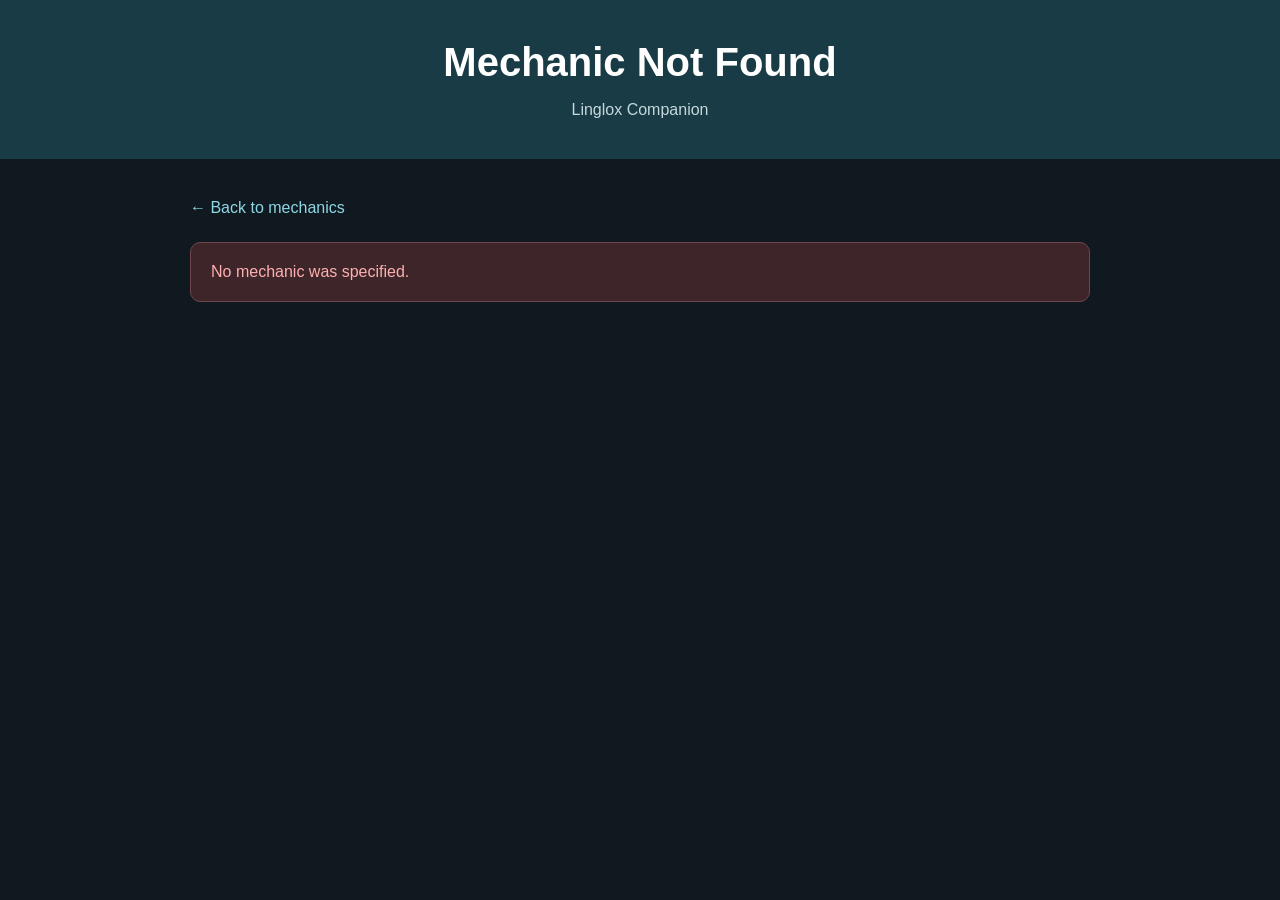
<file: mechanic-view.html>
<!DOCTYPE html>
<html lang="en">

<head>

    <meta charset="UTF-8">

    <meta
        name="viewport"
        content="width=device-width, initial-scale=1.0"
    >

    <title>Mechanic - Linglox Companion</title>

    <style>

        body {
            margin: 0;
            font-family: Arial, sans-serif;
            background: #101820;
            color: white;
        }

        header {
            padding: 40px 20px;
            background: #183b45;
            text-align: center;
        }

        header h1 {
            margin: 0;
            font-size: 40px;
        }

        header p {
            color: #c7d8dc;
            margin-bottom: 0;
        }

        main {
            max-width: 900px;
            margin: auto;
            padding: 40px 20px;
        }

        .back {
            display: inline-block;
            margin-bottom: 25px;
            color: #8ed8e5;
            text-decoration: none;
        }

        .back:hover {
            text-decoration: underline;
        }

        .hero {
            background: #17252b;
            border: 1px solid #29454d;
            border-radius: 12px;
            padding: 30px;
            margin-bottom: 25px;
        }

        .color-preview {
            width: 100%;
            height: 18px;
            border-radius: 9px;
            margin-bottom: 22px;
            border: 1px solid rgba(
                255,
                255,
                255,
                0.2
            );
            box-sizing: border-box;
        }

        .hero h1 {
            margin: 0 0 10px 0;
            font-size: 34px;
        }

        .theme {
            color: #8ed8e5;
            font-size: 16px;
        }

        .type {
            display: inline-block;
            margin-top: 12px;
            padding: 6px 10px;
            border-radius: 6px;
            background: #29454d;
            color: #c7d8dc;
            font-size: 13px;
        }

        .section {
            background: #17252b;
            border: 1px solid #29454d;
            border-radius: 12px;
            padding: 25px;
            margin-bottom: 18px;
        }

        .section h2 {
            margin-top: 0;
            color: #8ed8e5;
        }

        .section p {
            color: #d0dde0;
            line-height: 1.7;
            margin-bottom: 0;
        }

        .section + .section {
            margin-top: 0;
        }

        .variant {
            background: #1b3037;
            border: 1px solid #29454d;
            border-radius: 10px;
            padding: 20px;
            margin-top: 15px;
        }

        .variant:first-child {
            margin-top: 0;
        }

        .variant h3 {
            margin-top: 0;
            margin-bottom: 12px;
            font-size: 21px;
        }

        .variant-color {
            width: 100%;
            height: 12px;
            border-radius: 6px;
            margin-bottom: 15px;
            border: 1px solid rgba(
                255,
                255,
                255,
                0.15
            );
            box-sizing: border-box;
        }

        .variant-section {
            margin-top: 18px;
        }

        .variant-section:first-of-type {
            margin-top: 0;
        }

        .variant-section h4 {
            color: #8ed8e5;
            margin: 0 0 6px 0;
            font-size: 15px;
        }

        .variant-section p {
            margin: 0;
        }

        .error {
            background: #3d2529;
            border: 1px solid #70454b;
            border-radius: 10px;
            padding: 20px;
            color: #ffb0b0;
        }

        .description {
            white-space: pre-line;
        }

        .notes {
            color: #9fb5ba !important;
            font-size: 14px;
        }

        @media (max-width: 600px) {

            header {
                padding: 30px 15px;
            }

            header h1 {
                font-size: 32px;
            }

            main {
                padding: 30px 15px;
            }

            .hero {
                padding: 20px;
            }

            .hero h1 {
                font-size: 28px;
            }

            .section {
                padding: 20px;
            }

            .variant {
                padding: 17px;
            }

        }

    </style>

</head>


<body>


<header>

    <h1 id="title">
        Loading...
    </h1>

    <p>
        Linglox Companion
    </p>

</header>


<main>


    <a
        class="back"
        href="mechanics.html"
    >
        ← Back to mechanics
    </a>


    <div id="content">

        <div class="section">
            Loading mechanic...
        </div>

    </div>


</main>


<script src="js/mechanics.js"></script>


<script>

    const title =
        document.getElementById(
            "title"
        );


    const content =
        document.getElementById(
            "content"
        );


    const params =
        new URLSearchParams(
            window.location.search
        );


    const name =
        params.get("name");


    function escapeHTML(
        value
    ) {

        if (
            value === null ||
            value === undefined
        ) {

            return "";

        }


        return String(value)

            .replace(
                /&/g,
                "&amp;"
            )

            .replace(
                /</g,
                "&lt;"
            )

            .replace(
                />/g,
                "&gt;"
            )

            .replace(
                /"/g,
                "&quot;"
            )

            .replace(
                /'/g,
                "&#039;"
            );

    }


    function displayValue(
        value
    ) {

        if (
            value === null ||
            value === undefined ||
            value === ""
        ) {

            return "N/A";

        }


        return escapeHTML(
            value
        );

    }


    function createHeightSection(
        titleText,
        value
    ) {

        return `

            <div class="section">

                <h2>
                    ${titleText}
                </h2>

                <p>
                    ${displayValue(
                        value
                    )}
                </p>

            </div>

        `;

    }


    function createVariant(
        variant
    ) {

        return `

            <div class="variant">

                ${
                    variant.color
                        ? `

                            <div
                                class="variant-color"
                                style="
                                    background:${escapeHTML(
                                        variant.color
                                    )};
                                "
                            ></div>

                        `
                        : ""
                }


                <h3>
                    ${escapeHTML(
                        variant.name
                    )}
                </h3>


                ${createVariantHeight(
                    "High",
                    variant.high
                )}


                ${createVariantHeight(
                    "Middle",
                    variant.middle
                )}


                ${createVariantHeight(
                    "Low",
                    variant.low
                )}


                ${
                    variant.checker
                        ? createVariantHeight(
                            "Checker",
                            variant.checker
                        )
                        : ""
                }

            </div>

        `;

    }


    function createVariantHeight(
        titleText,
        value
    ) {

        return `

            <div class="variant-section">

                <h4>
                    ${titleText}
                </h4>

                <p>
                    ${displayValue(
                        value
                    )}
                </p>

            </div>

        `;

    }


    function findEntry(
        requestedName
    ) {

        const colorMatch =
            typeof mechanics !== "undefined"
                ? mechanics.find(
                    item =>
                        item.name ===
                        requestedName
                )
                : null;


        if (colorMatch) {

            return {
                entry: colorMatch,
                type: "color"
            };

        }


        const materialMatch =
            typeof materials !== "undefined"
                ? materials.find(
                    item =>
                        item.name ===
                        requestedName
                )
                : null;


        if (materialMatch) {

            return {
                entry: materialMatch,
                type: "material"
            };

        }


        /*
         * Also allow URLs to point directly
         * at a material variant.
         *
         * Example:
         * mechanic-view.html?name=Fabric
         *
         * will show Fabric itself, while
         * ?name=Dark%20Taupe%20Fabric
         * will show that specific variant.
         */

        if (
            typeof materials !== "undefined"
        ) {

            for (
                const material of materials
            ) {

                if (
                    !Array.isArray(
                        material.variants
                    )
                ) {

                    continue;

                }


                const variant =
                    material.variants.find(
                        item =>
                            item.name ===
                            requestedName
                    );


                if (variant) {

                    return {
                        entry: variant,
                        type: "variant",
                        parent: material
                    };

                }

            }

        }


        return null;

    }


    if (!name) {

        title.textContent =
            "Mechanic Not Found";


        content.innerHTML = `

            <div class="error">

                No mechanic was specified.

            </div>

        `;

    } else {

        const result =
            findEntry(
                name
            );


        if (!result) {

            title.textContent =
                "Mechanic Not Found";


            content.innerHTML = `

                <div class="error">

                    Could not find the mechanic:

                    <br><br>

                    <strong>
                        ${escapeHTML(
                            name
                        )}
                    </strong>

                </div>

            `;

        } else {

            const mechanic =
                result.entry;


            title.textContent =
                mechanic.name;


            let html = "";


            /*
             * COLOR MECHANIC
             */

            if (
                result.type === "color"
            ) {

                html = `

                    <div class="hero">

                        ${
                            mechanic.color
                                ? `

                                    <div
                                        class="color-preview"
                                        style="
                                            background:${escapeHTML(
                                                mechanic.color
                                            )};
                                        "
                                    ></div>

                                `
                                : ""
                        }


                        <h1>
                            ${escapeHTML(
                                mechanic.name
                            )}
                        </h1>


                        ${
                            mechanic.theme
                                ? `

                                    <div class="theme">

                                        Theme:
                                        ${escapeHTML(
                                            mechanic.theme
                                        )}

                                    </div>

                                `
                                : ""
                        }


                        <div class="type">
                            Color Mechanic
                        </div>

                    </div>


                    ${createHeightSection(
                        "High",
                        mechanic.high
                    )}


                    ${createHeightSection(
                        "Middle",
                        mechanic.middle
                    )}


                    ${createHeightSection(
                        "Low",
                        mechanic.low
                    )}


                    ${createHeightSection(
                        "Checker",
                        mechanic.checker
                    )}

                `;

            }


            /*
             * MATERIAL WITH VARIANTS
             */

            else if (
                result.type === "material" &&
                Array.isArray(
                    mechanic.variants
                )
            ) {

                html = `

                    <div class="hero">

                        <h1>
                            ${escapeHTML(
                                mechanic.name
                            )}
                        </h1>


                        <div class="type">
                            Material
                        </div>

                    </div>


                    ${
                        mechanic.description
                            ? `

                                <div class="section">

                                    <h2>
                                        Description
                                    </h2>

                                    <p class="description">

                                        ${escapeHTML(
                                            mechanic.description
                                        )}

                                    </p>

                                </div>

                            `
                            : ""
                    }


                    <div class="section">

                        <h2>
                            Variants
                        </h2>


                        ${mechanic.variants
                            .map(
                                variant =>
                                    createVariant(
                                        variant
                                    )
                            )
                            .join("")}

                    </div>

                `;

            }


            /*
             * NORMAL MATERIAL
             */

            else if (
                result.type === "material"
            ) {

                html = `

                    <div class="hero">

                        ${
                            mechanic.color
                                ? `

                                    <div
                                        class="color-preview"
                                        style="
                                            background:${escapeHTML(
                                                mechanic.color
                                            )};
                                        "
                                    ></div>

                                `
                                : ""
                        }


                        <h1>
                            ${escapeHTML(
                                mechanic.name
                            )}
                        </h1>


                        ${
                            mechanic.theme
                                ? `

                                    <div class="theme">

                                        Theme:
                                        ${escapeHTML(
                                            mechanic.theme
                                        )}

                                    </div>

                                `
                                : ""
                        }


                        <div class="type">
                            Material
                        </div>

                    </div>


                    ${
                        mechanic.description
                            ? `

                                <div class="section">

                                    <h2>
                                        Description
                                    </h2>

                                    <p class="description">

                                        ${escapeHTML(
                                            mechanic.description
                                        )}

                                    </p>

                                </div>

                            `
                            : ""
                    }


                    ${
                        mechanic.theme
                            ? `

                                <div class="section">

                                    <h2>
                                        Theme
                                    </h2>

                                    <p>
                                        ${escapeHTML(
                                            mechanic.theme
                                        )}
                                    </p>

                                </div>

                            `
                            : ""
                    }


                    ${
                        mechanic.high !== undefined
                            ? createHeightSection(
                                "High",
                                mechanic.high
                            )
                            : ""
                    }


                    ${
                        mechanic.middle !== undefined
                            ? createHeightSection(
                                "Middle",
                                mechanic.middle
                            )
                            : ""
                    }


                    ${
                        mechanic.low !== undefined
                            ? createHeightSection(
                                "Low",
                                mechanic.low
                            )
                            : ""
                    }


                    ${
                        mechanic.checker !== undefined
                            ? createHeightSection(
                                "Checker",
                                mechanic.checker
                            )
                            : ""
                    }


                    ${
                        mechanic.notes
                            ? `

                                <div class="section">

                                    <h2>
                                        Notes
                                    </h2>

                                    <p class="notes">

                                        ${escapeHTML(
                                            mechanic.notes
                                        )}

                                    </p>

                                </div>

                            `
                            : ""
                    }

                `;

            }


            /*
             * INDIVIDUAL MATERIAL VARIANT
             */

            else if (
                result.type === "variant"
            ) {

                html = `

                    <div class="hero">

                        ${
                            mechanic.color
                                ? `

                                    <div
                                        class="color-preview"
                                        style="
                                            background:${escapeHTML(
                                                mechanic.color
                                            )};
                                        "
                                    ></div>

                                `
                                : ""
                        }


                        <h1>
                            ${escapeHTML(
                                mechanic.name
                            )}
                        </h1>


                        <div class="theme">

                            Variant of
                            ${escapeHTML(
                                result.parent.name
                            )}

                        </div>


                        <div class="type">
                            Material Variant
                        </div>

                    </div>


                    ${createHeightSection(
                        "High",
                        mechanic.high
                    )}


                    ${createHeightSection(
                        "Middle",
                        mechanic.middle
                    )}


                    ${createHeightSection(
                        "Low",
                        mechanic.low
                    )}


                    ${
                        mechanic.checker !== undefined
                            ? createHeightSection(
                                "Checker",
                                mechanic.checker
                            )
                            : ""
                    }

                `;

            }


            content.innerHTML =
                html;

        }

    }

</script>


</body>

</html>
</file>
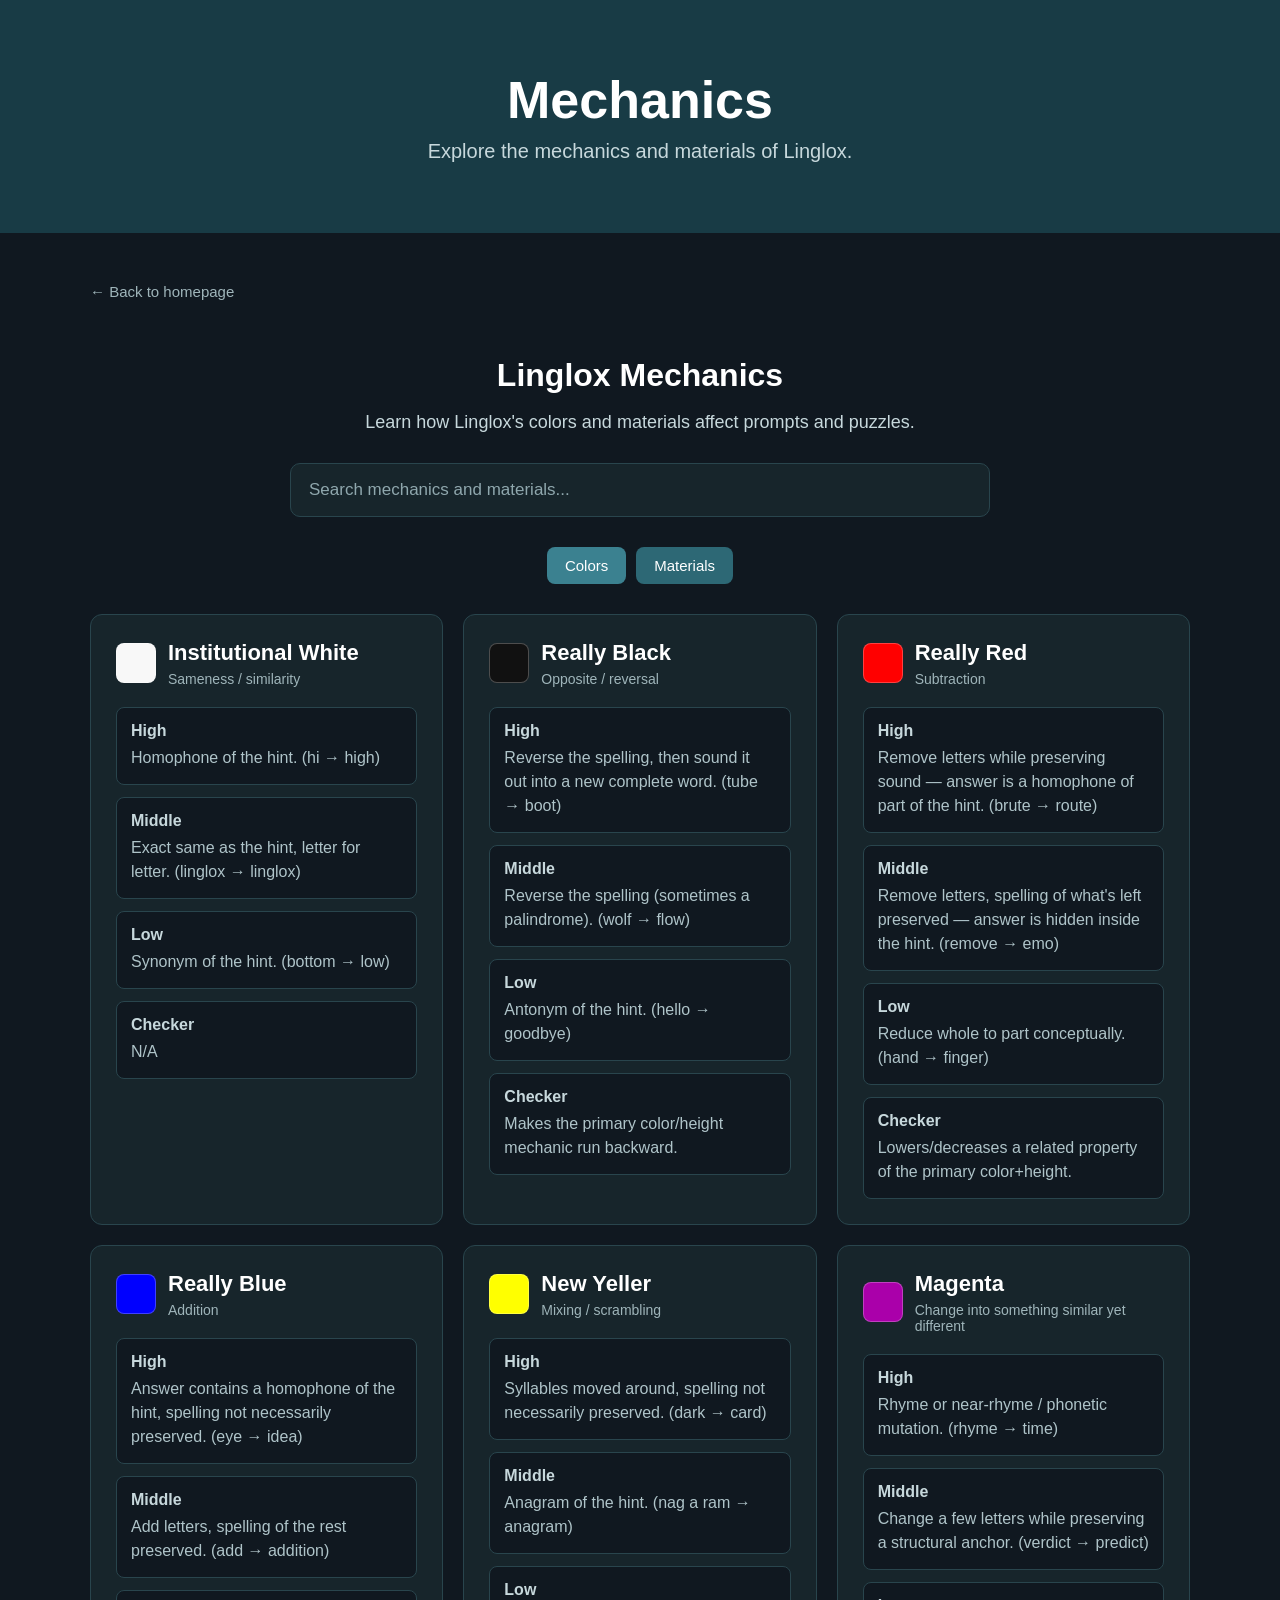
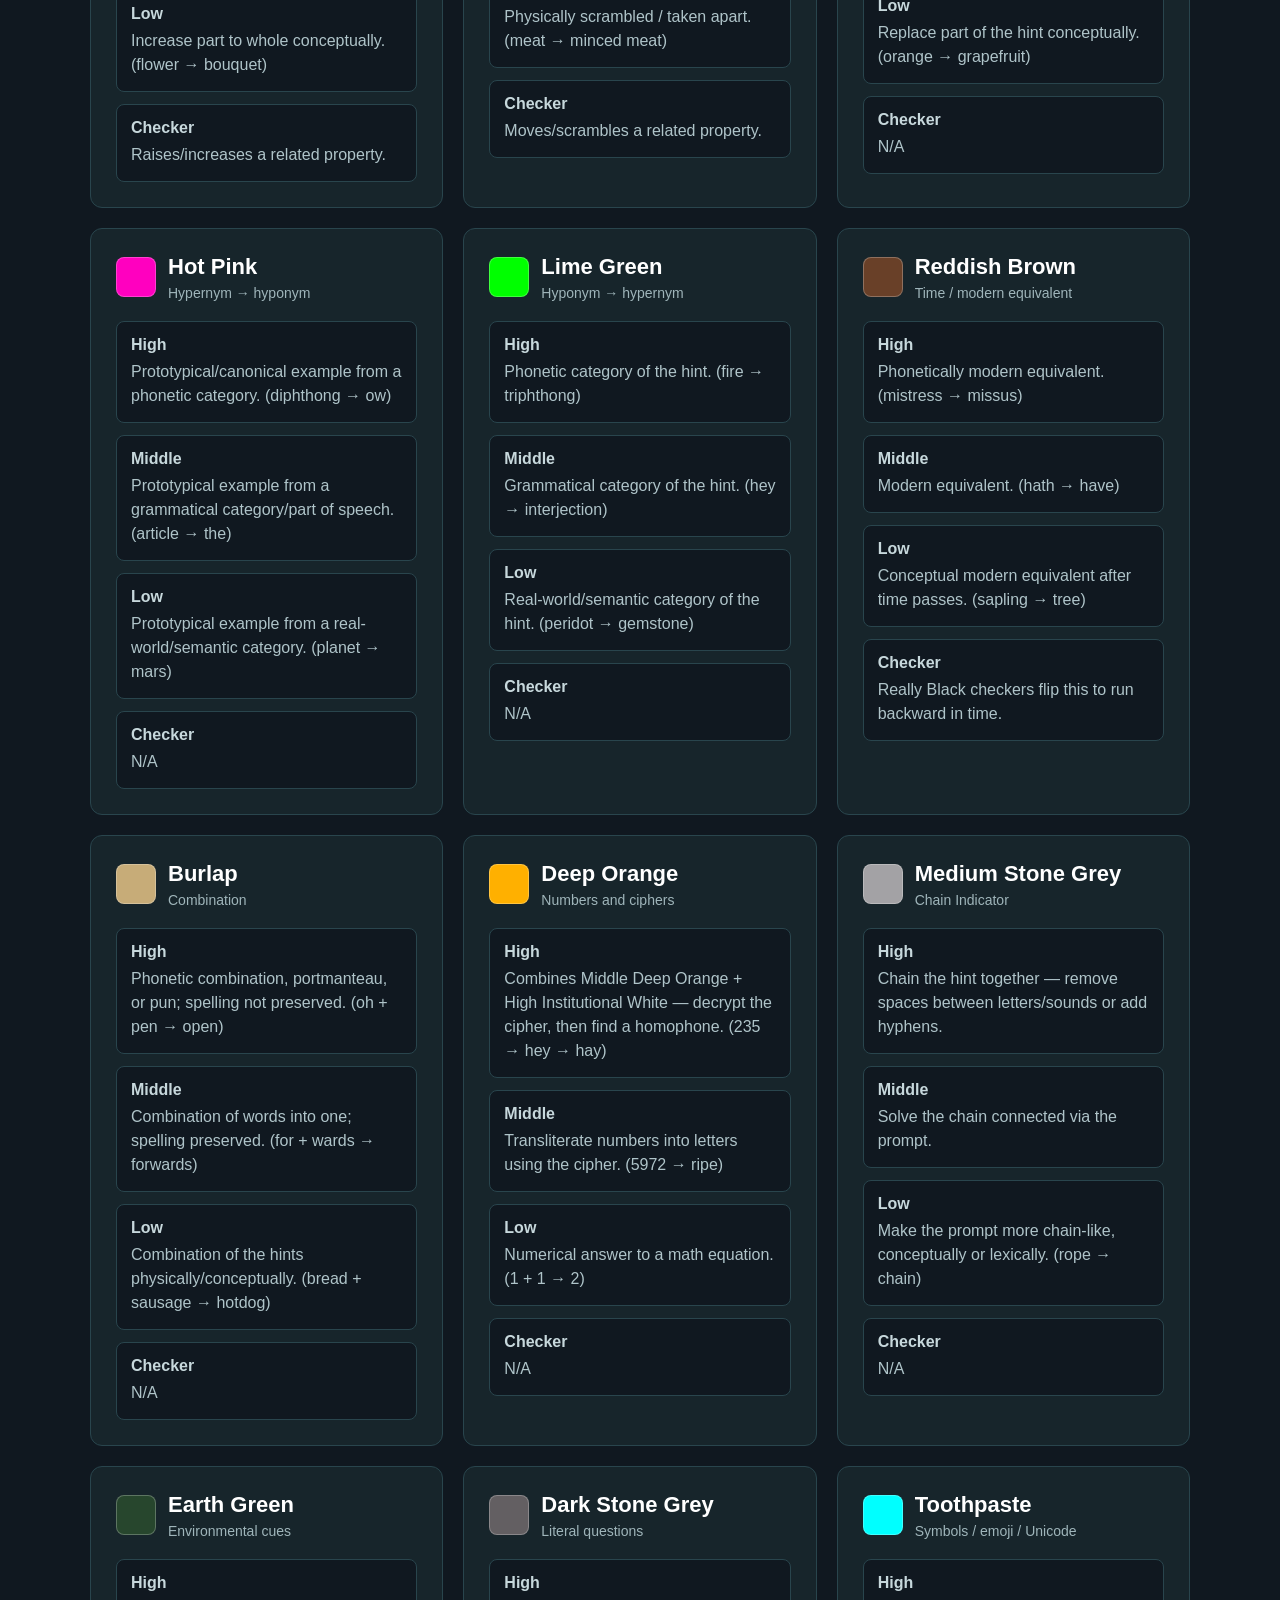
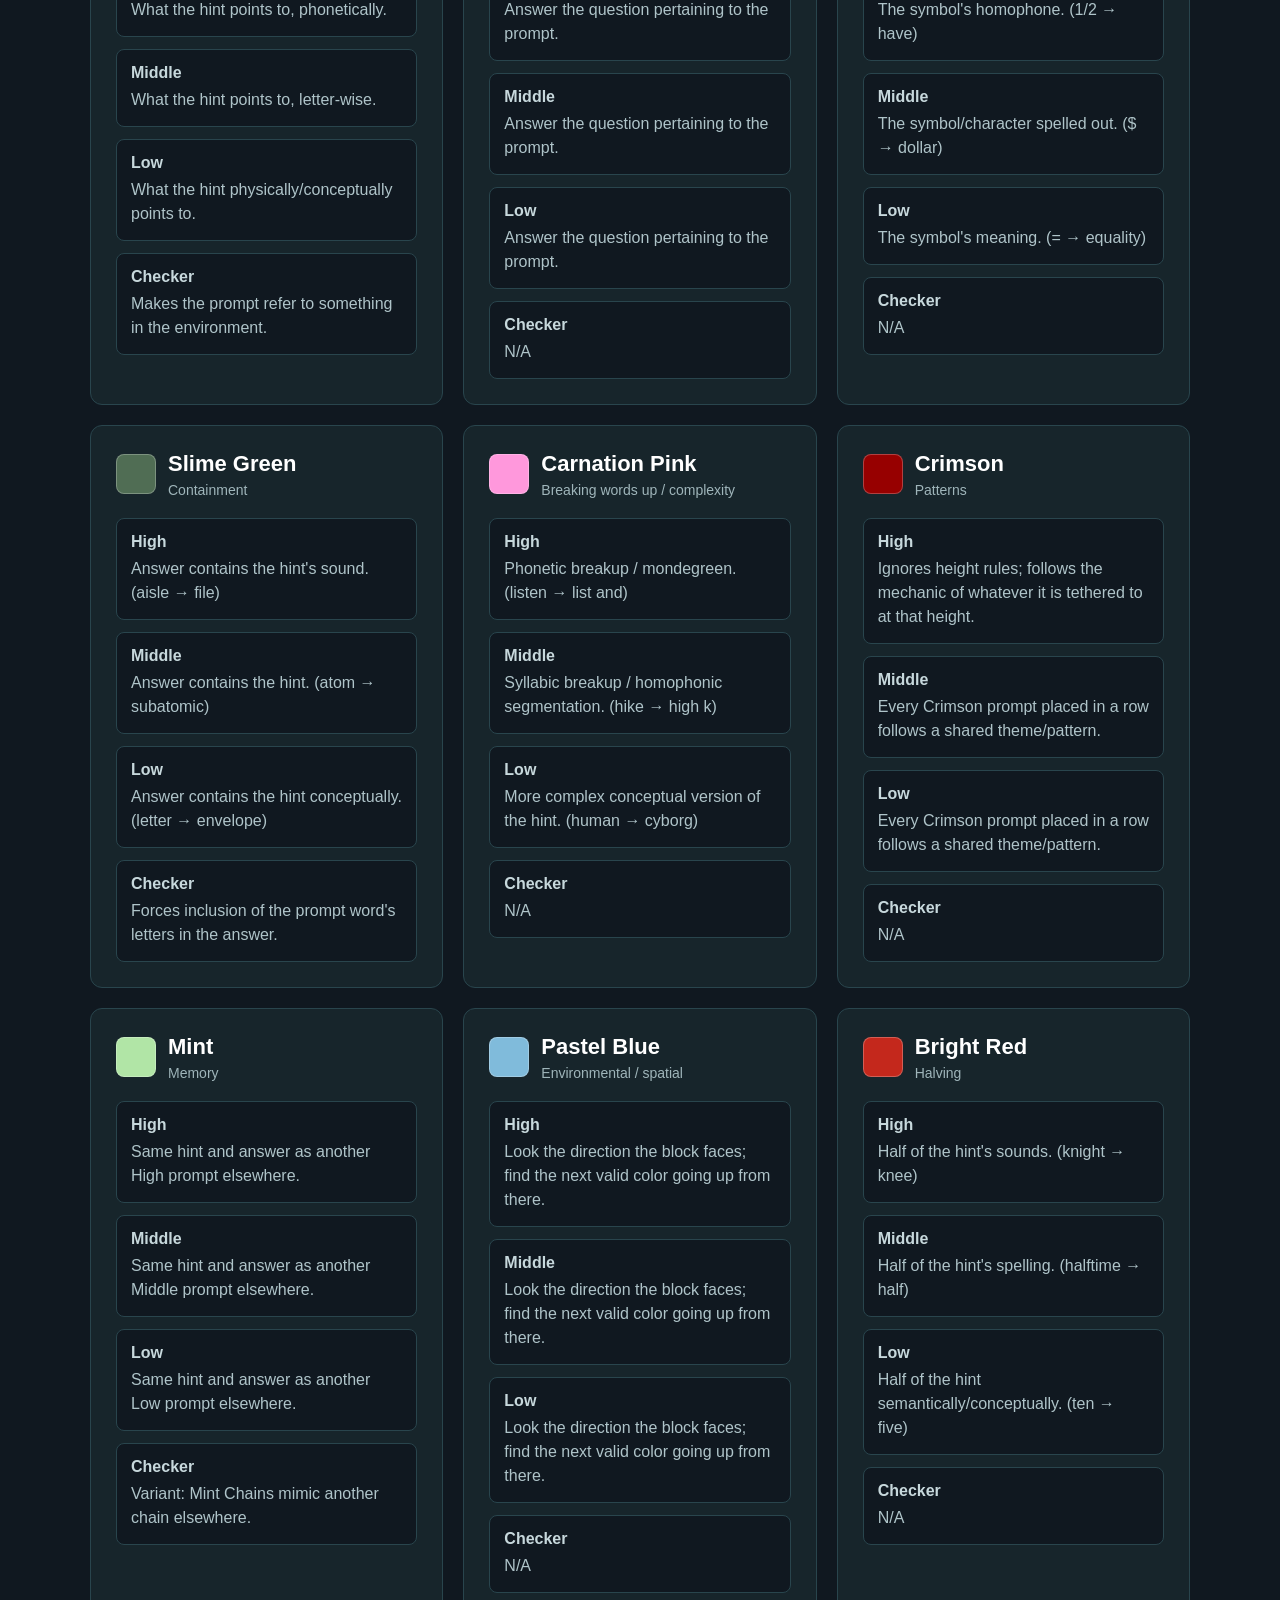
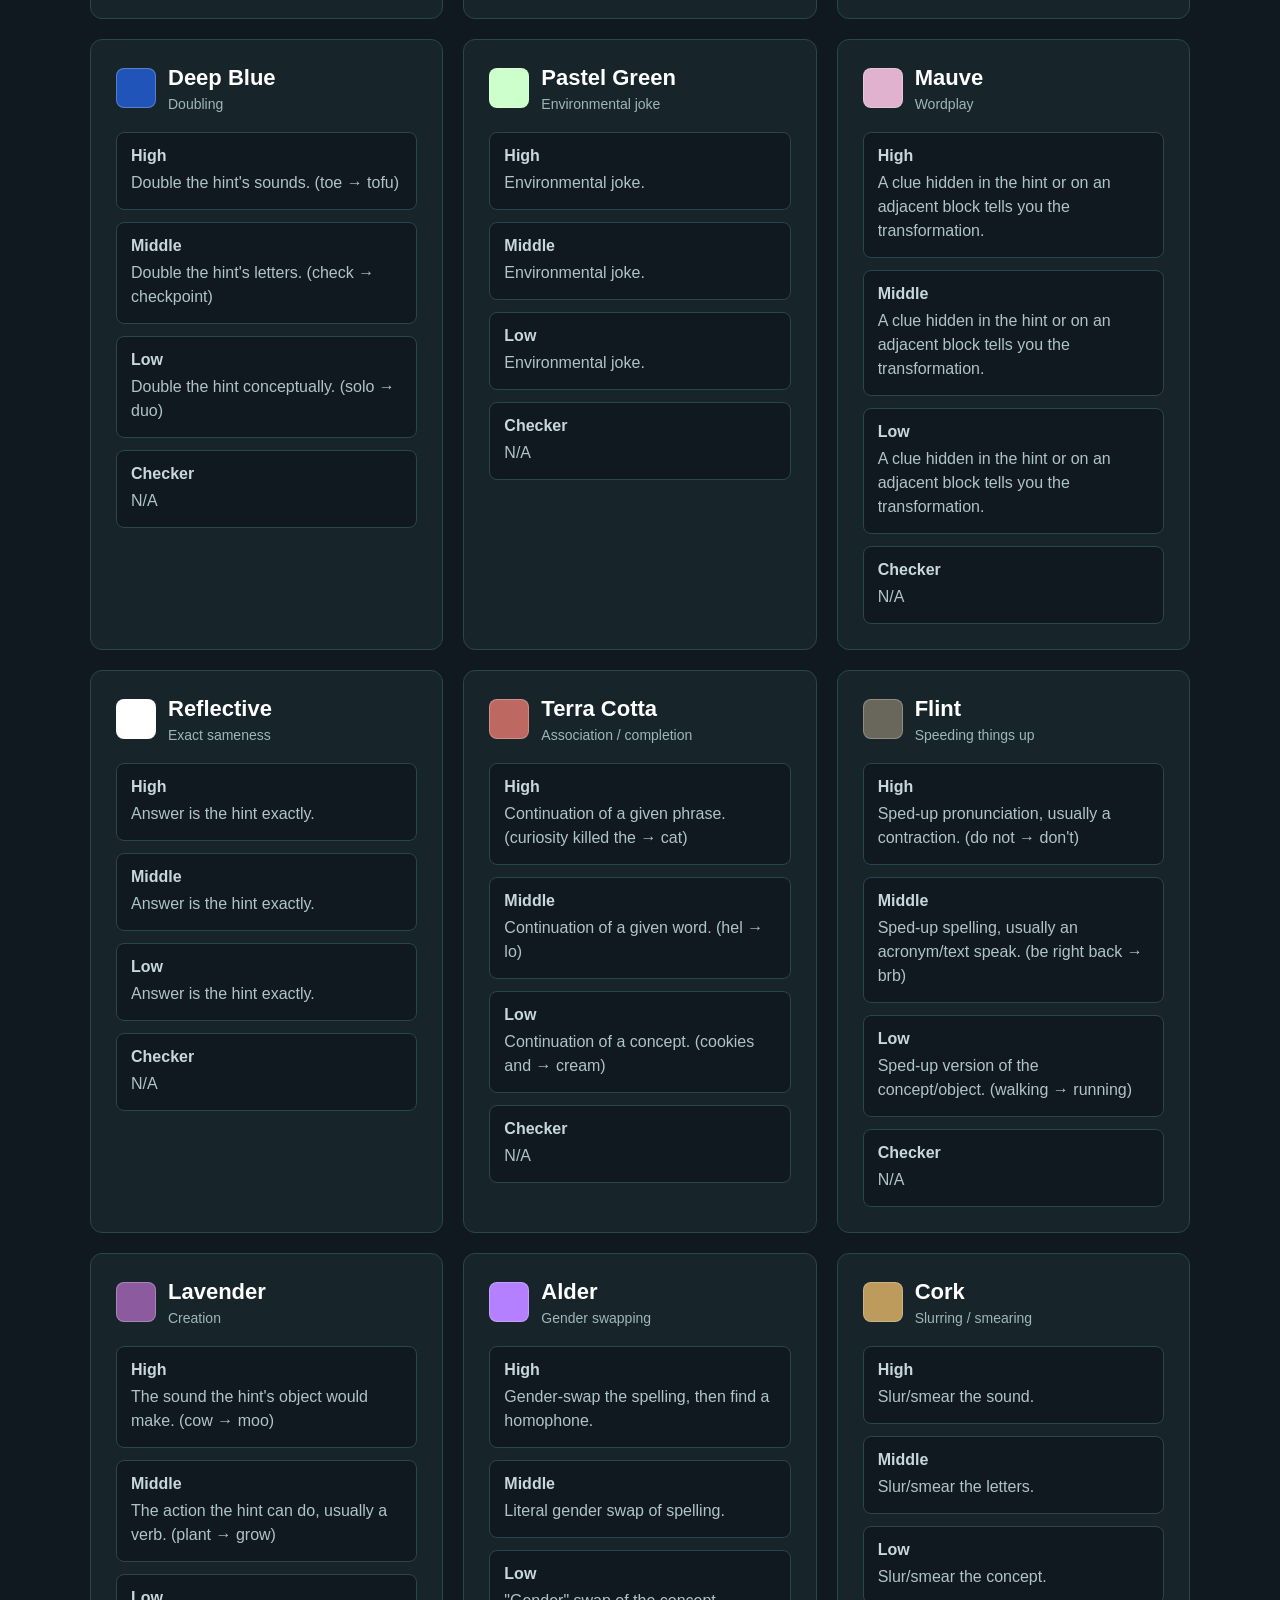
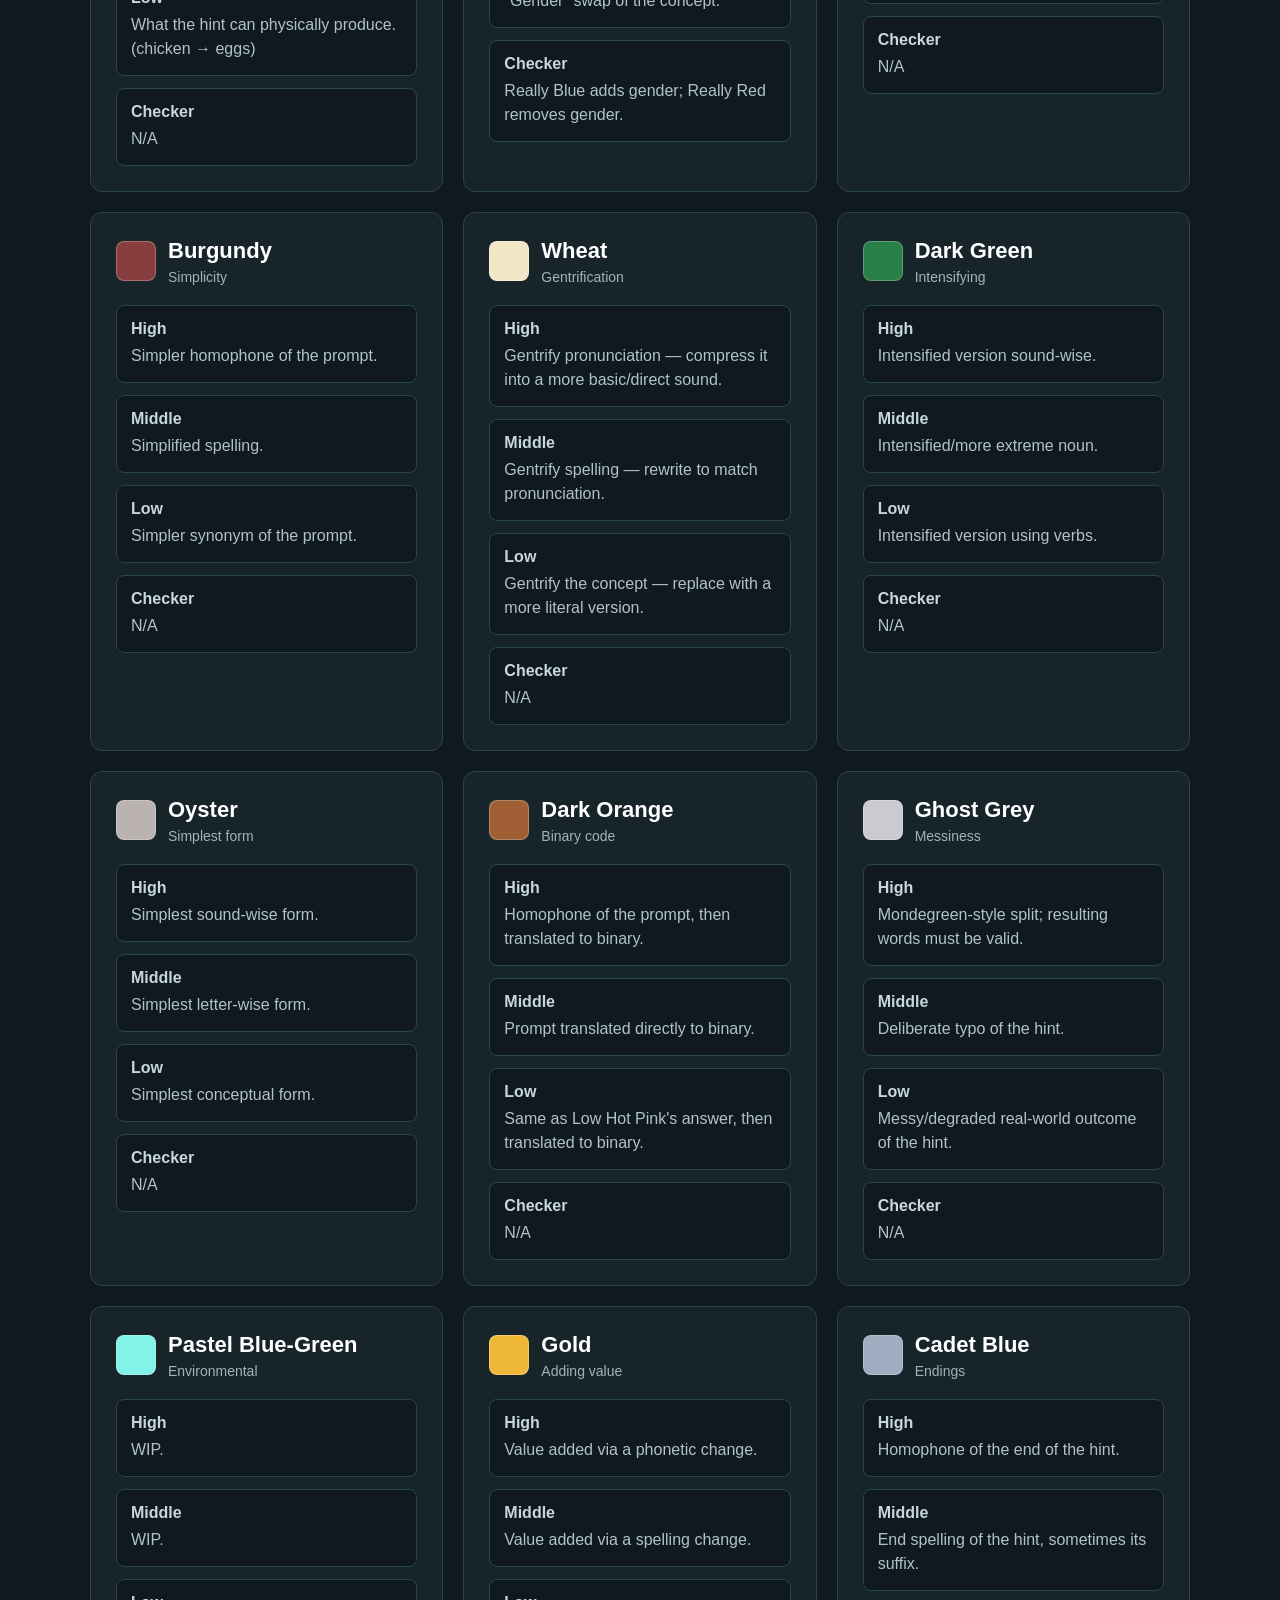
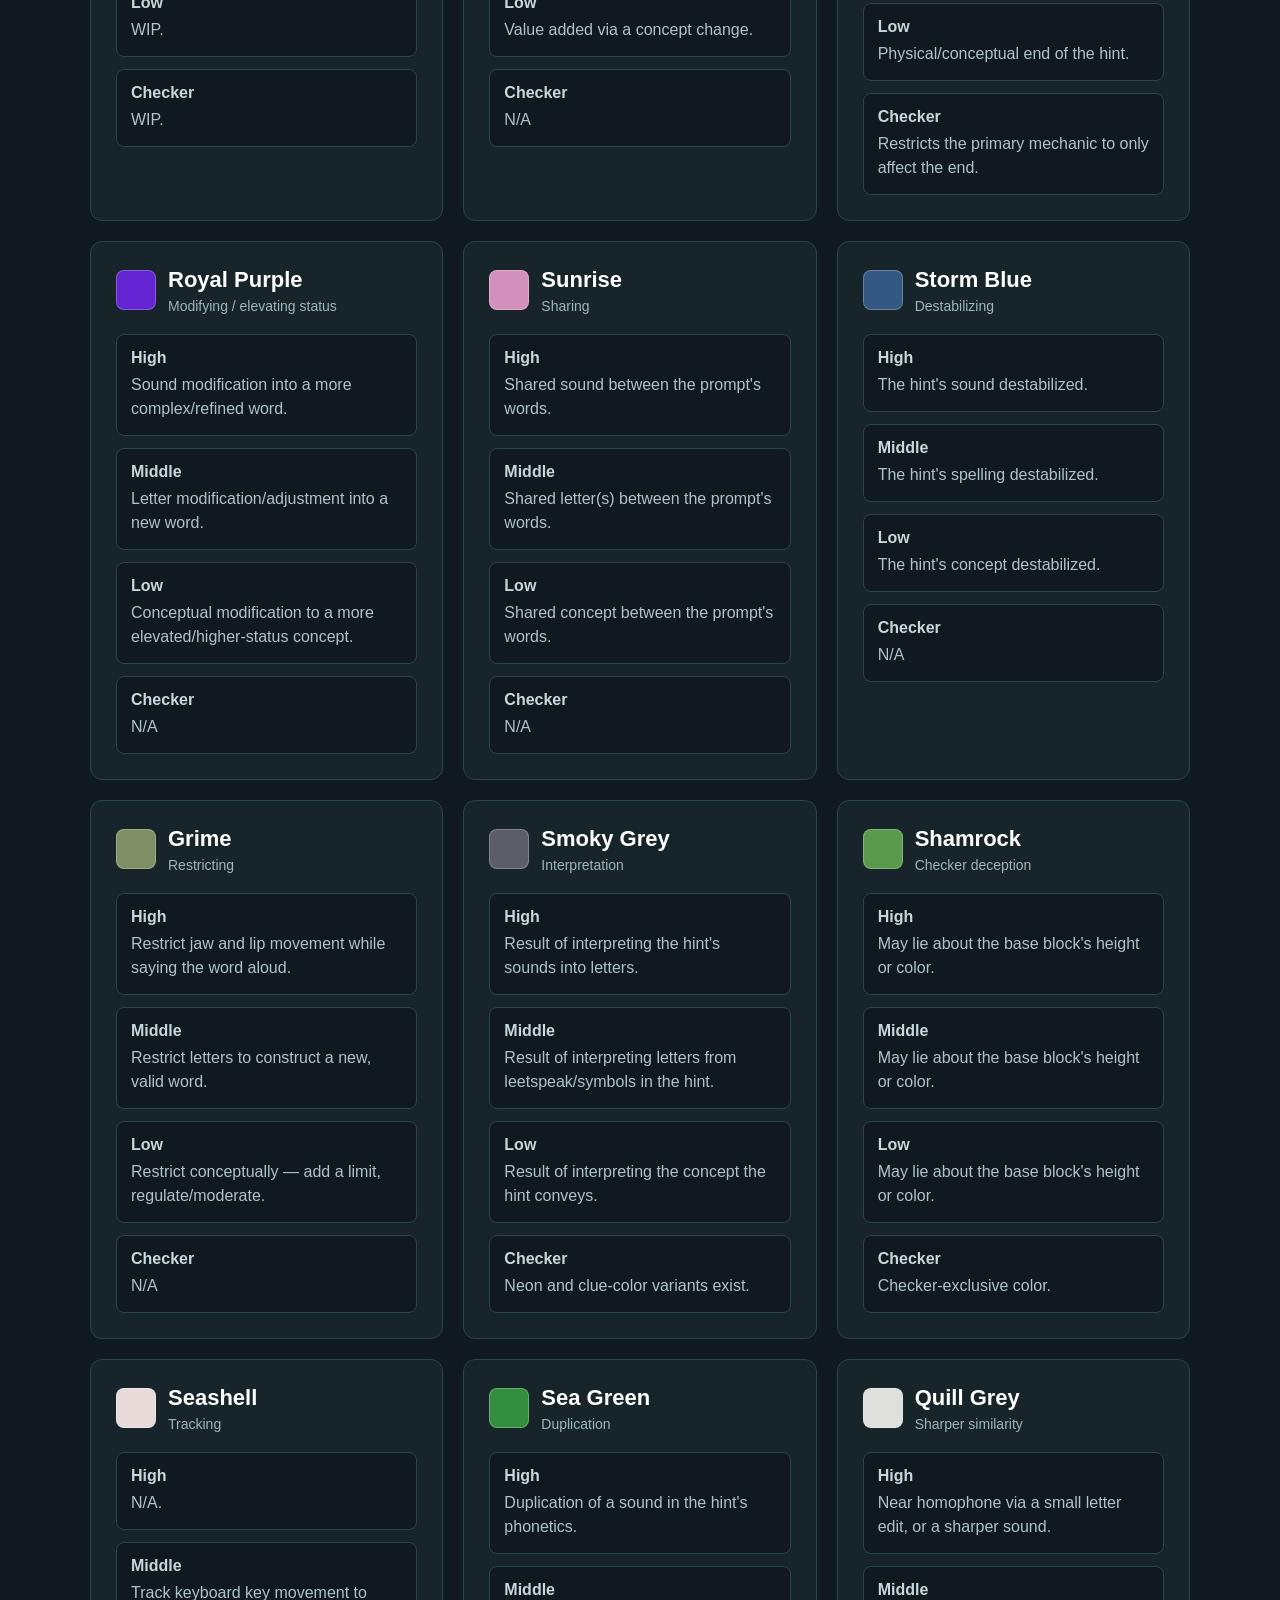
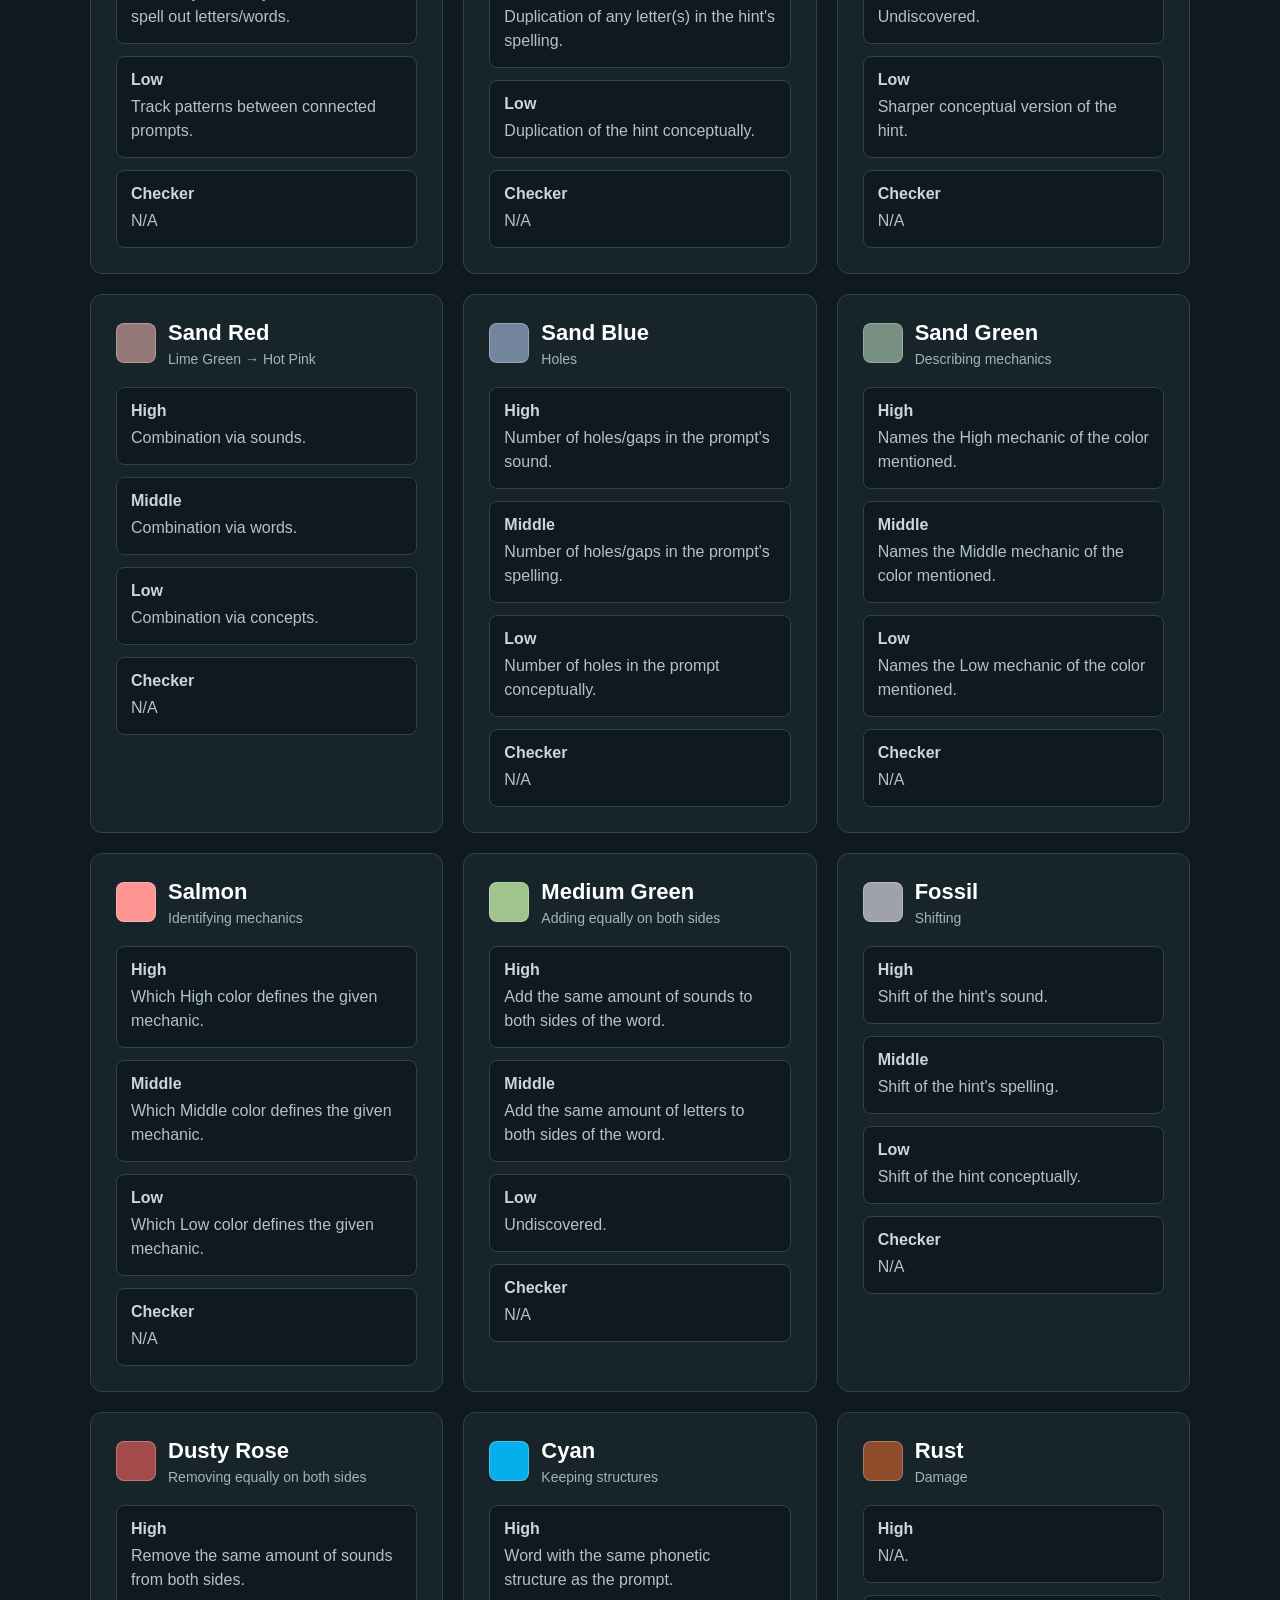
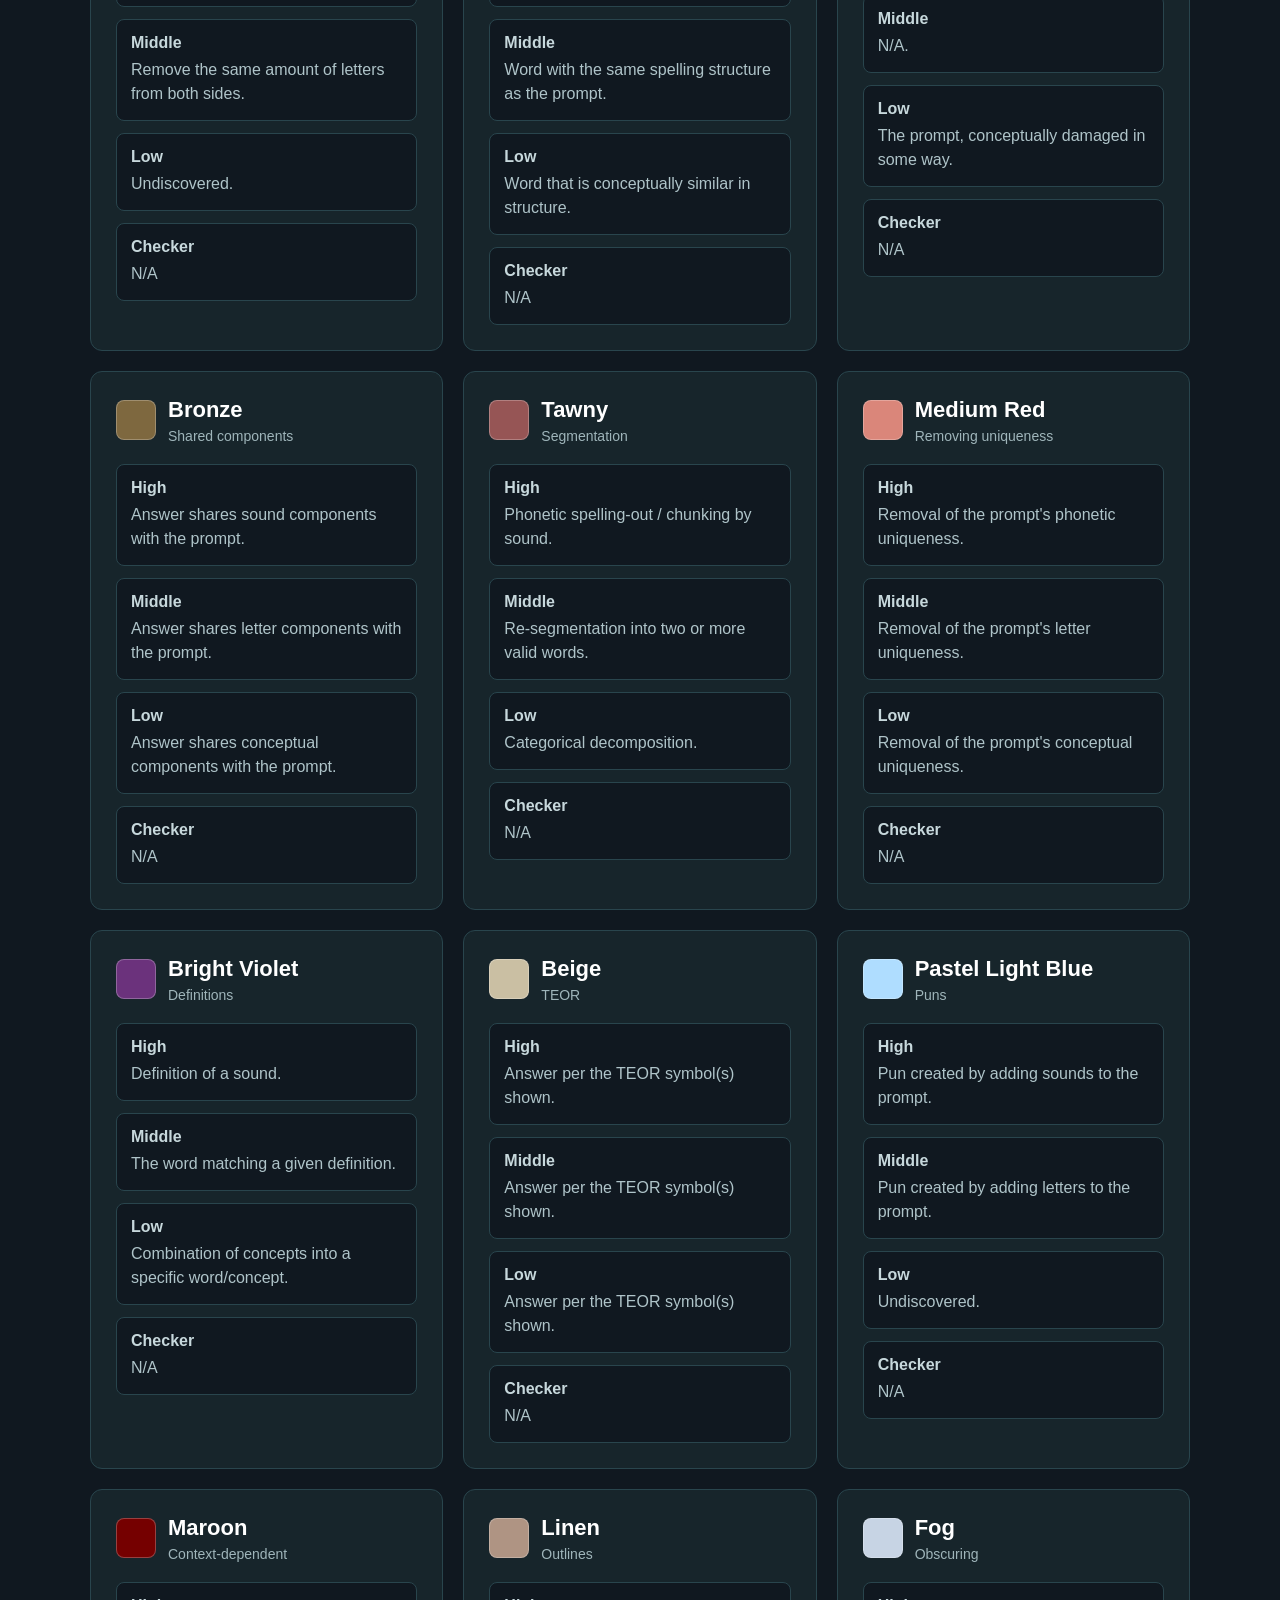
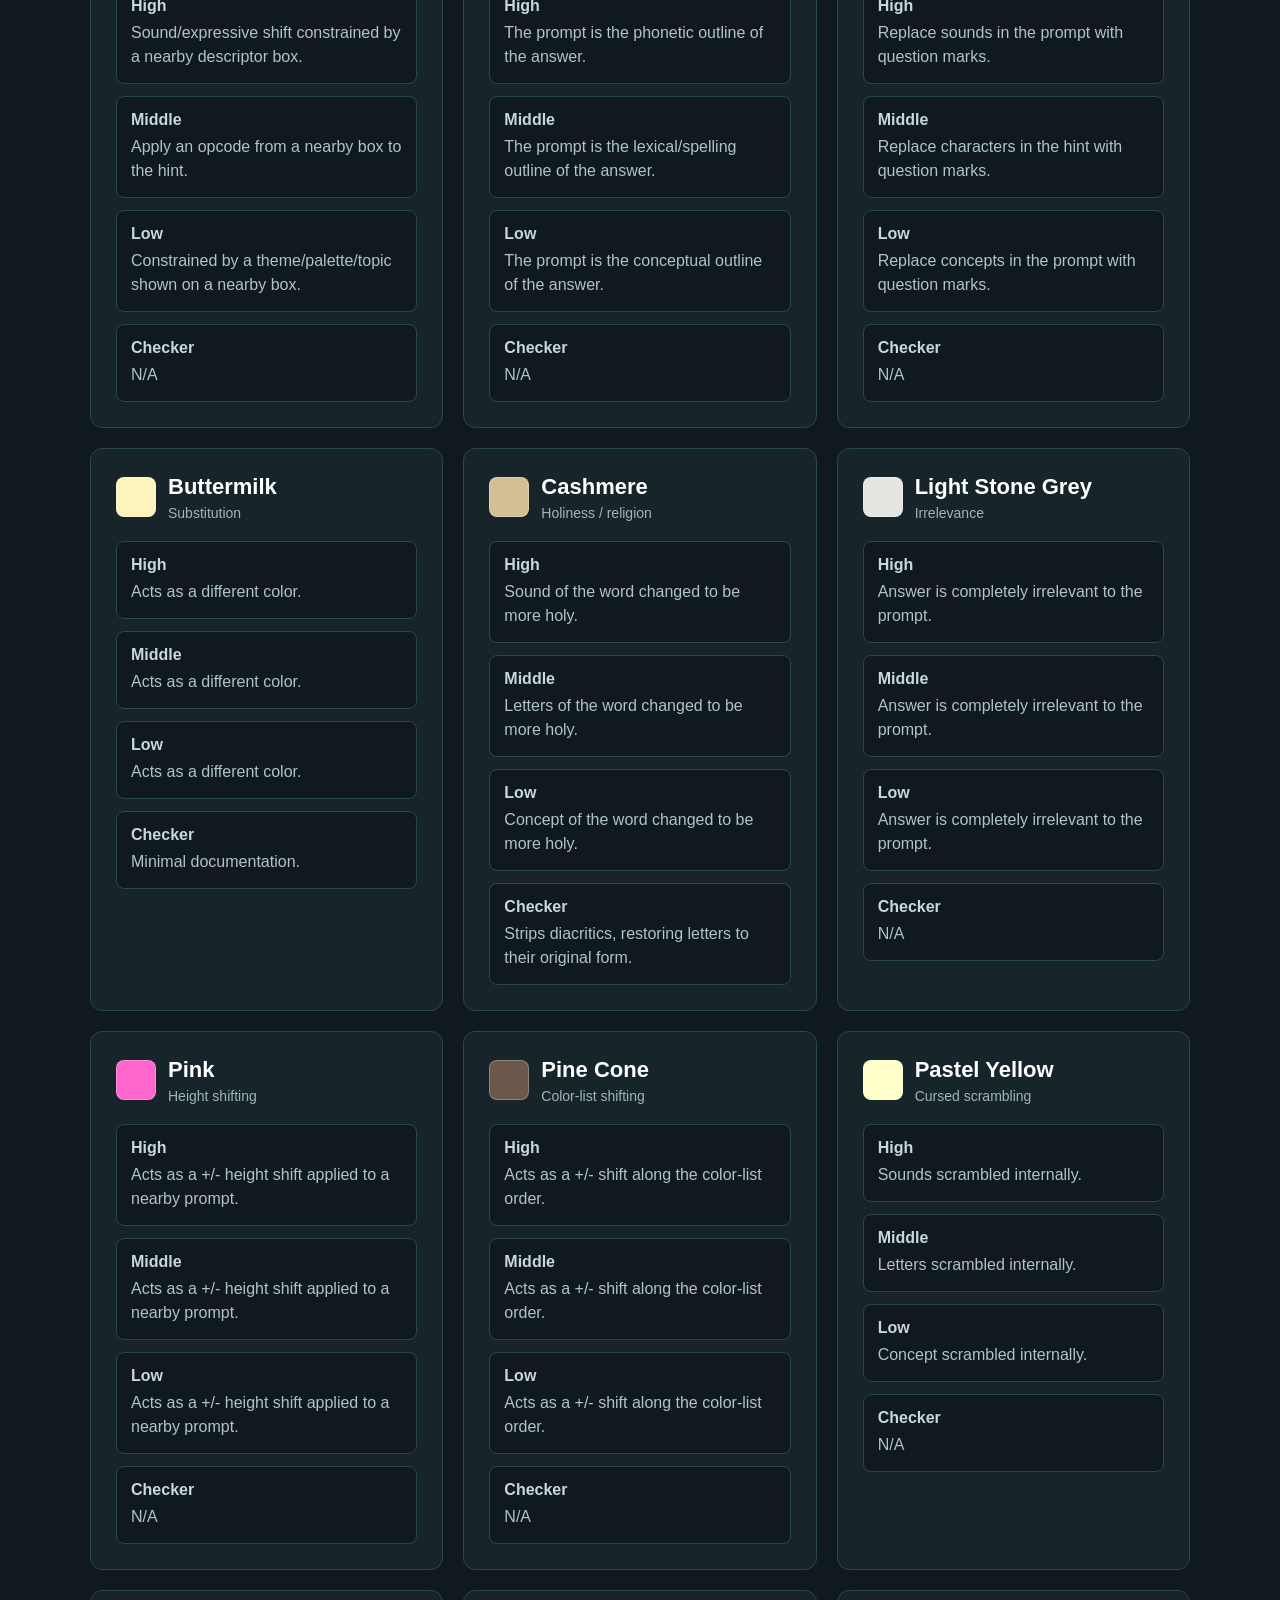
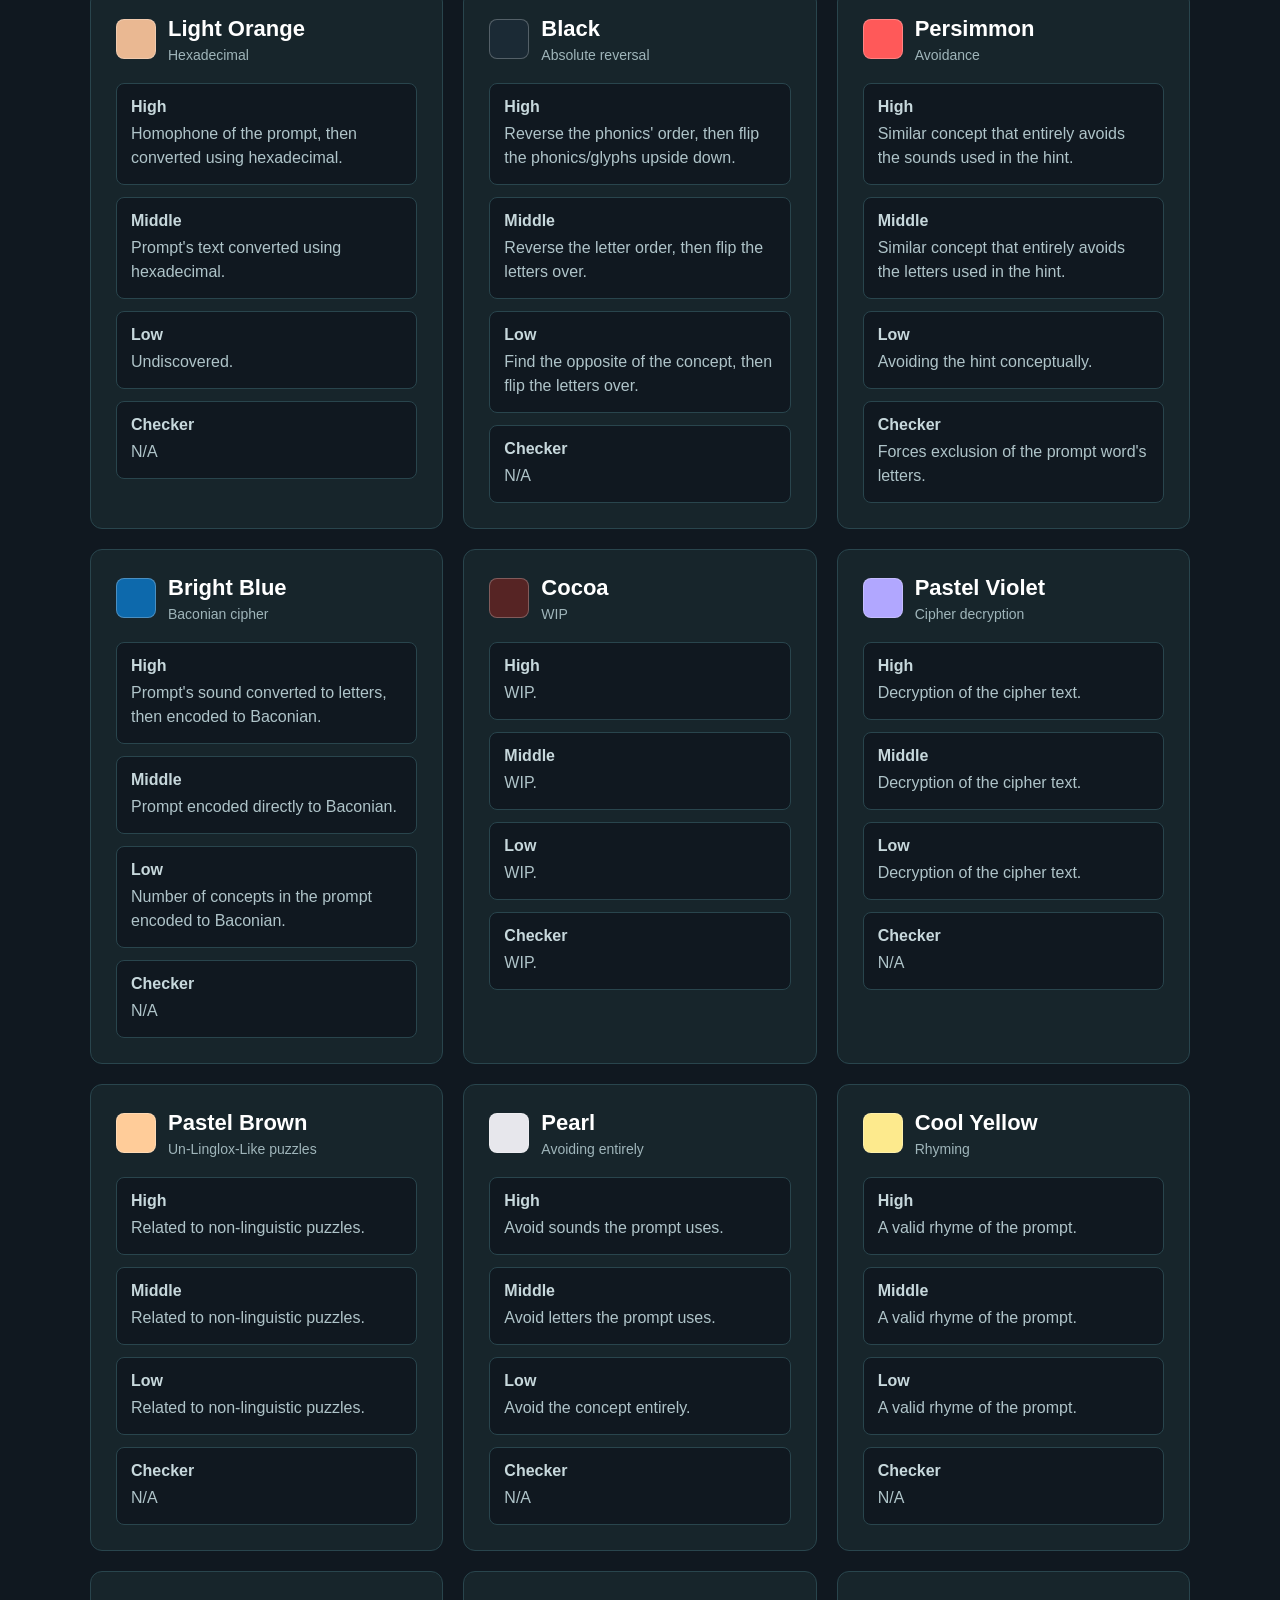
<file: mechanics.html>
<!DOCTYPE html>
<html lang="en">

<head>

    <meta charset="UTF-8">

    <meta
        name="viewport"
        content="width=device-width, initial-scale=1.0"
    >

<title>Linglox Mechanics Guide - Linglox Companion</title>

<meta
    name="description"
    content="Explore Linglox mechanics, including color mechanics, materials, High, Middle, Low, and Checker rules."
>

    <style>

        body {
            margin: 0;
            font-family: Arial, sans-serif;
            background: #101820;
            color: white;
        }


        header {
            padding: 70px 20px;
            background: #183b45;
            text-align: center;
        }


        h1 {
            font-size: 52px;
            margin: 0 0 10px;
        }


        header p {
            font-size: 20px;
            color: #c7d8dc;
            margin: 0;
        }


        main {
            max-width: 1100px;
            margin: auto;
            padding: 50px 20px;
        }


        .back {
            display: inline-block;
            margin-bottom: 30px;
            color: #9fb5ba;
            text-decoration: none;
            font-size: 15px;
        }


        .back:hover {
            color: white;
        }


        .intro {
            text-align: center;
            margin-bottom: 30px;
        }


        .intro h2 {
            font-size: 32px;
            margin-bottom: 10px;
        }


        .intro p {
            color: #c7d8dc;
            font-size: 18px;
        }


        .mechanics-search {
            max-width: 700px;
            margin: 0 auto 30px;
        }


        .mechanics-search input {
            width: 100%;
            box-sizing: border-box;
            padding: 16px 18px;
            border-radius: 10px;
            border: 1px solid #29454d;
            background: #17252b;
            color: white;
            font-size: 17px;
            outline: none;
        }


        .mechanics-search input:focus {
            border-color: #3b8190;
        }


        .mechanics-search input::placeholder {
            color: #8fa7ad;
        }


        .tabs {
            display: flex;
            justify-content: center;
            gap: 10px;
            margin-bottom: 30px;
            flex-wrap: wrap;
        }


        .tab {
            padding: 10px 18px;
            border: none;
            border-radius: 8px;
            background: #2d6875;
            color: white;
            font-size: 15px;
            cursor: pointer;
        }


        .tab:hover {
            background: #3b8190;
        }


        .tab.active {
            background: #3b8190;
        }


        .mechanic-grid {
            display: grid;
            grid-template-columns:
                repeat(
                    auto-fit,
                    minmax(300px, 1fr)
                );

            gap: 20px;
        }


        .mechanic-card {
            background: #17252b;
            padding: 25px;
            border-radius: 12px;
            border: 1px solid #29454d;
        }


        .mechanic-header {
            display: flex;
            align-items: center;
            gap: 12px;
            margin-bottom: 20px;
        }


        .mechanic-header h2 {
            margin: 0;
            font-size: 22px;
        }


        .mechanic-header h3 {
            margin: 0;
            font-size: 19px;
        }


        .swatch {
            width: 38px;
            height: 38px;
            border-radius: 8px;
            border: 1px solid rgba(255,255,255,.25);
            flex: 0 0 auto;
        }


        .theme {
            margin-top: 5px;
            color: #9fb5ba;
            font-size: 14px;
        }


        .height {
            margin-top: 12px;
            padding: 14px;
            background: #101820;
            border: 1px solid #29454d;
            border-radius: 8px;
        }


        .height strong {
            display: block;
            margin-bottom: 6px;
            color: #c7d8dc;
        }


        .height div {
            color: #afc4c9;
            line-height: 1.5;
        }


        .description {
            color: #afc4c9;
            line-height: 1.5;
            margin-bottom: 14px;
        }


        .material-badge {
            display: inline-block;
            padding: 5px 9px;
            border-radius: 999px;
            background: #29454d;
            color: #c7d8dc;
            font-size: 12px;
            margin-bottom: 15px;
        }


        .variant {
            margin-top: 20px;
            padding-top: 20px;
            border-top: 1px solid #29454d;
        }


        .variant .mechanic-header {
            margin-bottom: 14px;
        }


        .notes {
            margin-top: 15px;
            color: #afc4c9;
            line-height: 1.5;
        }


        .notes strong {
            color: #c7d8dc;
        }


        .empty {
            grid-column: 1 / -1;
            background: #17252b;
            border: 1px solid #29454d;
            border-radius: 12px;
            padding: 30px;
            text-align: center;
            color: #9fb5ba;
        }


        @media (max-width: 600px) {

            header {
                padding: 40px 15px;
            }


            h1 {
                font-size: 36px;
            }


            header p {
                font-size: 17px;
            }


            main {
                padding: 30px 15px;
            }


            .intro h2 {
                font-size: 27px;
            }


            .intro p {
                font-size: 16px;
            }


            .mechanics-search {
                margin-bottom: 25px;
            }


            .mechanic-grid {
                grid-template-columns: 1fr;
            }


            .mechanic-card {
                padding: 21px;
            }


            .tab {
                min-height: 44px;
            }

        }

    </style>

</head>


<body>


<header>

    <h1>
        Mechanics
    </h1>

    <p>
        Explore the mechanics and materials of Linglox.
    </p>

</header>


<main>


    <a
        class="back"
        href="index.html"
    >
        ← Back to homepage
    </a>


    <section class="intro">

        <h2>
            Linglox Mechanics
        </h2>

        <p>
            Learn how Linglox's colors and materials
            affect prompts and puzzles.
        </p>

    </section>


    <section class="mechanics-search">

        <input
            id="search"
            type="text"
            placeholder="Search mechanics and materials..."
            autocomplete="off"
        >

    </section>


    <div class="tabs">

        <button
            class="tab active"
            data-tab="colors"
        >
            Colors
        </button>


        <button
            class="tab"
            data-tab="materials"
        >
            Materials
        </button>

    </div>


    <section
        id="mechanics"
        class="mechanic-grid"
    >

        <div class="empty">
            Loading mechanics...
        </div>

    </section>


</main>


<script src="js/mechanics.js"></script>


<script>

(function () {


    const box =
        document.getElementById(
            "mechanics"
        );


    const search =
        document.getElementById(
            "search"
        );


    const tabs =
        [
            ...document.querySelectorAll(
                ".tab"
            )
        ];


    let currentTab =
        "colors";


    function escapeHTML(value) {

        return String(
            value ?? ""
        )

            .replace(
                /&/g,
                "&amp;"
            )

            .replace(
                /</g,
                "&lt;"
            )

            .replace(
                />/g,
                "&gt;"
            )

            .replace(
                /"/g,
                "&quot;"
            )

            .replace(
                /'/g,
                "&#039;"
            );

    }


    function searchable(item) {

        const values = [

            item.name,
            item.theme,
            item.description,
            item.high,
            item.middle,
            item.low,
            item.checker,
            item.notes

        ];


        (item.variants || [])
            .forEach(
                v => {

                    values.push(
                        v.name,
                        v.theme,
                        v.high,
                        v.middle,
                        v.low,
                        v.description
                    );

                }
            );


        return values

            .filter(Boolean)

            .join(" ")

            .toLowerCase();

    }


    function heightBlock(
        label,
        value
    ) {

        if (!value) {
            return "";
        }


        return `

            <div class="height">

                <strong>
                    ${label}
                </strong>

                <div>
                    ${escapeHTML(value)}
                </div>

            </div>

        `;

    }


    function renderColor(item) {

        return `

            <article class="mechanic-card">


                <div class="mechanic-header">

                    <span
                        class="swatch"
                        style="background:${escapeHTML(
                            item.color || "#333"
                        )}"
                    ></span>


                    <div>

                        <h2>
                            ${escapeHTML(item.name)}
                        </h2>


                        ${
                            item.theme
                                ? `
                                    <div class="theme">
                                        ${escapeHTML(
                                            item.theme
                                        )}
                                    </div>
                                `
                                : ""
                        }

                    </div>

                </div>


                ${heightBlock(
                    "High",
                    item.high
                )}


                ${heightBlock(
                    "Middle",
                    item.middle
                )}


                ${heightBlock(
                    "Low",
                    item.low
                )}


                ${heightBlock(
                    "Checker",
                    item.checker
                )}


            </article>

        `;

    }


    function renderMaterial(item) {

        const variants =
            item.variants || [];


        return `

            <article class="mechanic-card">


                <span class="material-badge">
                    Material
                </span>


                <div class="mechanic-header">

                    <div>

                        <h2>
                            ${escapeHTML(
                                item.name
                            )}
                        </h2>


                        ${
                            item.theme
                                ? `
                                    <div class="theme">
                                        ${escapeHTML(
                                            item.theme
                                        )}
                                    </div>
                                `
                                : ""
                        }

                    </div>

                </div>


                ${
                    item.description
                        ? `
                            <div class="description">
                                ${escapeHTML(
                                    item.description
                                )}
                            </div>
                        `
                        : ""
                }


                ${heightBlock(
                    "High",
                    item.high
                )}


                ${heightBlock(
                    "Middle",
                    item.middle
                )}


                ${heightBlock(
                    "Low",
                    item.low
                )}


                ${
                    item.notes
                        ? `
                            <div class="notes">

                                <strong>
                                    Notes:
                                </strong>

                                ${escapeHTML(
                                    item.notes
                                )}

                            </div>
                        `
                        : ""
                }


                ${
                    variants
                        .map(
                            v => `

                                <div class="variant">


                                    <div class="mechanic-header">

                                        <span
                                            class="swatch"
                                            style="background:${escapeHTML(
                                                v.color || "#333"
                                            )}"
                                        ></span>


                                        <div>

                                            <h3>
                                                ${escapeHTML(
                                                    v.name
                                                )}
                                            </h3>

                                        </div>

                                    </div>


                                    ${heightBlock(
                                        "High",
                                        v.high
                                    )}


                                    ${heightBlock(
                                        "Middle",
                                        v.middle
                                    )}


                                    ${heightBlock(
                                        "Low",
                                        v.low
                                    )}


                                </div>

                            `
                        )
                        .join("")
                }


            </article>

        `;

    }


    function render() {


        const source =
            currentTab === "colors"
                ? mechanics
                : materials;


        const query =
            search.value
                .trim()
                .toLowerCase();


        const list =
            source.filter(
                item =>
                    !query ||
                    searchable(
                        item
                    ).includes(
                        query
                    )
            );


        if (!list.length) {

            box.innerHTML = `

                <div class="empty">

                    No matching
                    ${currentTab}
                    found.

                </div>

            `;

            return;

        }


        box.innerHTML =
            list

                .map(
                    currentTab === "colors"
                        ? renderColor
                        : renderMaterial
                )

                .join("");

    }


    tabs.forEach(
        tab => {

            tab.addEventListener(
                "click",
                () => {

                    tabs.forEach(
                        t =>
                            t.classList.remove(
                                "active"
                            )
                    );


                    tab.classList.add(
                        "active"
                    );


                    currentTab =
                        tab.dataset.tab;


                    search.value =
                        "";


                    render();

                }
            );

        }
    );


    search.addEventListener(
        "input",
        render
    );


    render();


})();

</script>


</body>

</html>
</file>
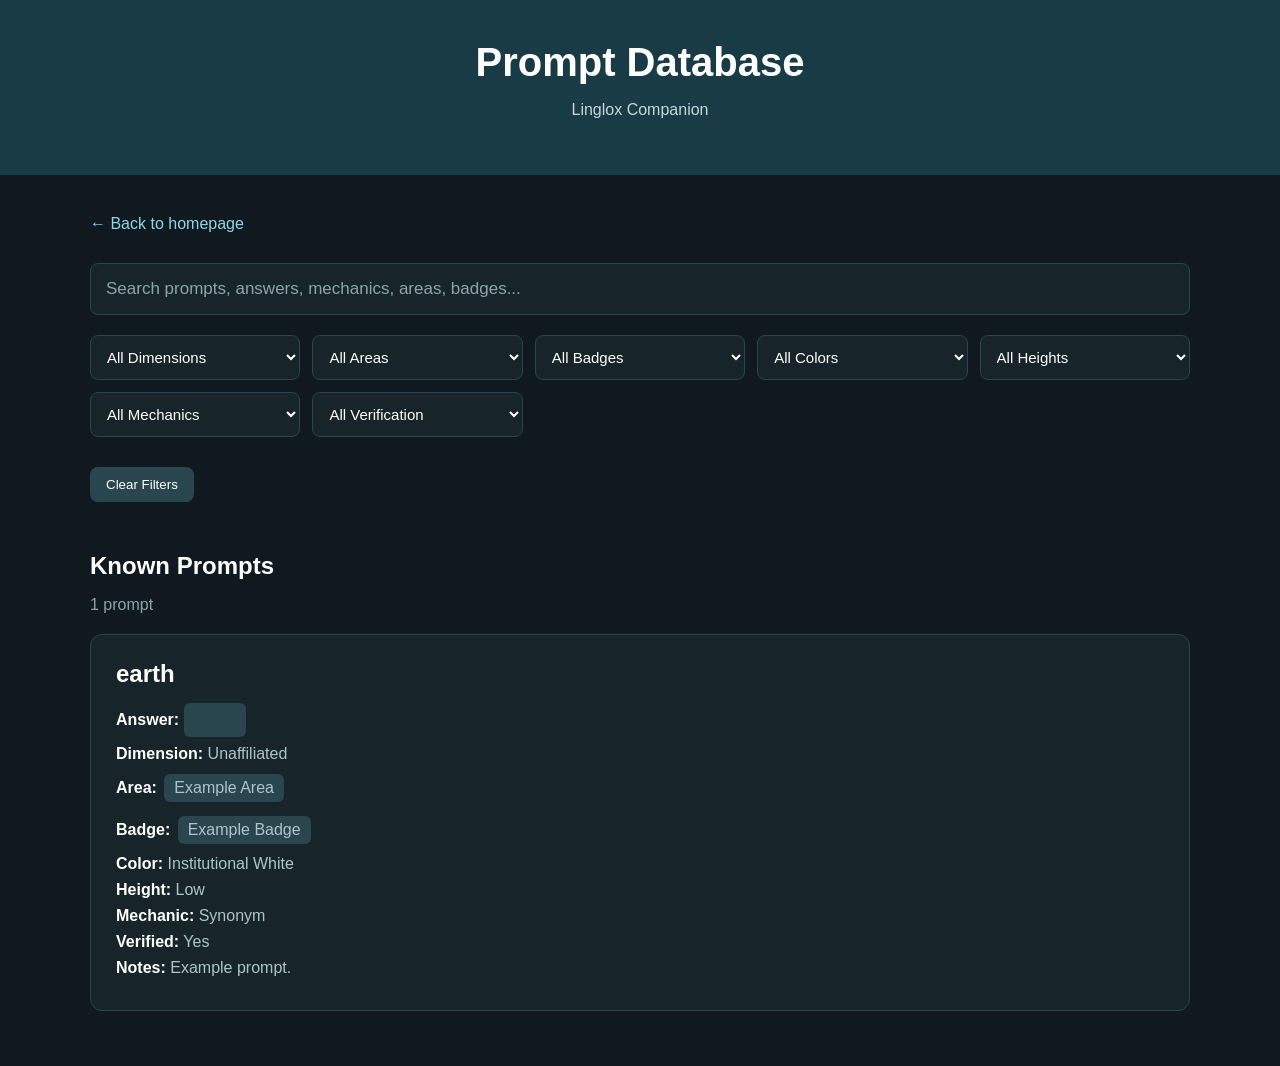
<file: prompts.html>
<!DOCTYPE html>
<html lang="en">
<head>
    <meta charset="UTF-8">
    <meta name="viewport" content="width=device-width, initial-scale=1.0">
    <title>Prompt Database - Linglox Companion</title>

    <style>
        body {
            margin: 0;
            font-family: Arial, sans-serif;
            background: #101820;
            color: white;
        }

        header {
            padding: 40px 20px;
            background: #183b45;
            text-align: center;
        }

        header h1 {
            margin: 0;
            font-size: 40px;
        }

        header p {
            color: #c7d8dc;
        }

        main {
            max-width: 1100px;
            margin: auto;
            padding: 40px 20px;
        }

        .back {
            display: inline-block;
            margin-bottom: 30px;
            color: #8ed8e5;
            text-decoration: none;
        }

        .back:hover {
            text-decoration: underline;
        }

        .search {
            width: 100%;
            box-sizing: border-box;
            padding: 15px;
            border-radius: 8px;
            border: 1px solid #29454d;
            background: #17252b;
            color: white;
            font-size: 17px;
            margin-bottom: 20px;
        }

        .search::placeholder {
            color: #8da4aa;
        }

        .filters {
            display: grid;
            grid-template-columns: repeat(auto-fit, minmax(180px, 1fr));
            gap: 12px;
            margin-bottom: 30px;
        }

        .filter {
            padding: 12px;
            border-radius: 8px;
            border: 1px solid #29454d;
            background: #17252b;
            color: white;
            font-size: 15px;
        }

        .database-header {
            margin-bottom: 20px;
        }

        .database-header h2 {
            margin-bottom: 5px;
        }

        .database-header p {
            color: #8da4aa;
        }

        .result {
            background: #17252b;
            border: 1px solid #29454d;
            border-radius: 12px;
            padding: 25px;
            margin-bottom: 15px;
        }

        .result h2 {
            margin-top: 0;
            margin-bottom: 15px;
        }

        .result p {
            color: #afc4c9;
            margin: 8px 0;
        }

        .result strong {
            color: white;
        }

        .answer {
            background: #29454d;
            padding: 8px 12px;
            border-radius: 6px;
            display: inline-block;
            cursor: pointer;
        }

        .answer.hidden {
            color: transparent;
            user-select: none;
        }

        .tag {
            display: inline-block;
            background: #29454d;
            padding: 5px 10px;
            border-radius: 6px;
            margin: 3px;
        }

        .no-results {
            background: #17252b;
            border-radius: 12px;
            padding: 30px;
            text-align: center;
            color: #afc4c9;
        }

        .clear-button {
            padding: 10px 16px;
            border: none;
            border-radius: 8px;
            background: #29454d;
            color: white;
            cursor: pointer;
            margin-bottom: 30px;
        }

        .clear-button:hover {
            background: #3b5961;
        }
    </style>
</head>

<body>

    <header>
        <h1>Prompt Database</h1>
        <p>Linglox Companion</p>
    </header>

    <main>

        <a class="back" href="index.html">← Back to homepage</a>

        <input
            id="searchBox"
            class="search"
            type="text"
            placeholder="Search prompts, answers, mechanics, areas, badges..."
        >

        <div class="filters">

            <select id="dimensionFilter" class="filter">
                <option value="">All Dimensions</option>
            </select>

            <select id="areaFilter" class="filter">
                <option value="">All Areas</option>
            </select>

            <select id="badgeFilter" class="filter">
                <option value="">All Badges</option>
            </select>

            <select id="colorFilter" class="filter">
                <option value="">All Colors</option>
            </select>

            <select id="heightFilter" class="filter">
                <option value="">All Heights</option>
            </select>

            <select id="mechanicFilter" class="filter">
                <option value="">All Mechanics</option>
            </select>

            <select id="verifiedFilter" class="filter">
                <option value="">All Verification</option>
                <option value="true">Verified</option>
                <option value="false">Unverified</option>
            </select>

        </div>

        <button class="clear-button" onclick="clearFilters()">
            Clear Filters
        </button>

        <div class="database-header">
            <h2>Known Prompts</h2>
            <p id="count">Loading database...</p>
        </div>

        <div id="results"></div>

    </main>

    <script>

        const searchBox = document.getElementById("searchBox");

        const dimensionFilter =
            document.getElementById("dimensionFilter");

        const areaFilter =
            document.getElementById("areaFilter");

        const badgeFilter =
            document.getElementById("badgeFilter");

        const colorFilter =
            document.getElementById("colorFilter");

        const heightFilter =
            document.getElementById("heightFilter");

        const mechanicFilter =
            document.getElementById("mechanicFilter");

        const verifiedFilter =
            document.getElementById("verifiedFilter");

        const resultsBox =
            document.getElementById("results");

        const countBox =
            document.getElementById("count");

        let prompts = [];


        fetch("data/prompts.json")

            .then(response => {

                if (!response.ok) {
                    throw new Error("Could not load prompts.json");
                }

                return response.json();

            })

            .then(data => {

                prompts = data;

                populateFilters();

                displayPrompts(prompts);

            })

            .catch(error => {

                console.error(error);

                countBox.textContent =
                    "Database could not be loaded.";

                resultsBox.innerHTML = `
                    <div class="no-results">

                        <h2>Something went wrong</h2>

                        <p>
                            The prompt database could not be loaded.
                        </p>

                    </div>
                `;

            });


        function getUniqueValues(values) {

            return [...new Set(
                values
                    .filter(value => value)
                    .sort()
            )];

        }


        function populateFilters() {

            const dimensions =
                getUniqueValues(
                    prompts.map(item => item.dimension)
                );

            const areas =
                getUniqueValues(
                    prompts.flatMap(item => item.areas || [])
                );

            const badges =
                getUniqueValues(
                    prompts.flatMap(item => item.badges || [])
                );

            const colors =
                getUniqueValues(
                    prompts.map(item => item.color)
                );

            const heights =
                getUniqueValues(
                    prompts.map(item => item.height)
                );

            const mechanics =
                getUniqueValues(
                    prompts.map(item => item.mechanic)
                );


            addOptions(dimensionFilter, dimensions);
            addOptions(areaFilter, areas);
            addOptions(badgeFilter, badges);
            addOptions(colorFilter, colors);
            addOptions(heightFilter, heights);
            addOptions(mechanicFilter, mechanics);

        }


        function addOptions(select, values) {

            values.forEach(value => {

                const option =
                    document.createElement("option");

                option.value = value;
                option.textContent = value;

                select.appendChild(option);

            });

        }


        function filterPrompts() {

            const search =
                searchBox.value.toLowerCase().trim();

            const dimension =
                dimensionFilter.value;

            const area =
                areaFilter.value;

            const badge =
                badgeFilter.value;

            const color =
                colorFilter.value;

            const height =
                heightFilter.value;

            const mechanic =
                mechanicFilter.value;

            const verified =
                verifiedFilter.value;


            const filtered =
                prompts.filter(item => {

                    const matchesSearch =

                        item.prompt
                            .toLowerCase()
                            .includes(search)

                        ||

                        item.answer
                            .toLowerCase()
                            .includes(search)

                        ||

                        item.dimension
                            .toLowerCase()
                            .includes(search)

                        ||

                        (item.areas || []).some(area =>
                            area.toLowerCase().includes(search)
                        )

                        ||

                        (item.badges || []).some(badge =>
                            badge.toLowerCase().includes(search)
                        )

                        ||

                        item.color
                            .toLowerCase()
                            .includes(search)

                        ||

                        item.height
                            .toLowerCase()
                            .includes(search)

                        ||

                        item.mechanic
                            .toLowerCase()
                            .includes(search)

                        ||

                        item.notes
                            .toLowerCase()
                            .includes(search);


                    const matchesDimension =
                        !dimension ||
                        item.dimension === dimension;


                    const matchesArea =
                        !area ||
                        (item.areas || []).includes(area);


                    const matchesBadge =
                        !badge ||
                        (item.badges || []).includes(badge);


                    const matchesColor =
                        !color ||
                        item.color === color;


                    const matchesHeight =
                        !height ||
                        item.height === height;


                    const matchesMechanic =
                        !mechanic ||
                        item.mechanic === mechanic;


                    const matchesVerified =
                        verified === "" ||
                        String(item.verified) === verified;


                    return (

                        matchesSearch &&
                        matchesDimension &&
                        matchesArea &&
                        matchesBadge &&
                        matchesColor &&
                        matchesHeight &&
                        matchesMechanic &&
                        matchesVerified

                    );

                });


            displayPrompts(filtered);

        }


        function displayPrompts(list) {

            countBox.textContent =
                list.length +
                (list.length === 1 ? " prompt" : " prompts");


            if (list.length === 0) {

                resultsBox.innerHTML = `

                    <div class="no-results">

                        <h2>No prompts found</h2>

                        <p>
                            Try changing your search or filters.
                        </p>

                    </div>

                `;

                return;

            }


            resultsBox.innerHTML = list.map(item => `

                <div class="result">

                    <h2>${item.prompt}</h2>


                    <p>

                        <strong>Answer:</strong>

                        <span
                            class="answer hidden"
                            onclick="revealAnswer(this)"
                        >

                            ${item.answer}

                        </span>

                    </p>


                    <p>

                        <strong>Dimension:</strong>

                        ${item.dimension}

                    </p>


                    <p>

                        <strong>Area:</strong>

                        ${
                            item.areas &&
                            item.areas.length > 0

                            ?

                            item.areas.map(area =>
                                `<span class="tag">${area}</span>`
                            ).join("")

                            :

                            "None listed"
                        }

                    </p>


                    <p>

                        <strong>Badge:</strong>

                        ${
                            item.badges &&
                            item.badges.length > 0

                            ?

                            item.badges.map(badge =>
                                `<span class="tag">${badge}</span>`
                            ).join("")

                            :

                            "None listed"
                        }

                    </p>


                    <p>

                        <strong>Color:</strong>

                        ${item.color}

                    </p>


                    <p>

                        <strong>Height:</strong>

                        ${item.height}

                    </p>


                    <p>

                        <strong>Mechanic:</strong>

                        ${item.mechanic}

                    </p>


                    <p>

                        <strong>Verified:</strong>

                        ${item.verified ? "Yes" : "No"}

                    </p>


                    <p>

                        <strong>Notes:</strong>

                        ${item.notes}

                    </p>

                </div>

            `).join("");

        }


        searchBox.addEventListener(
            "input",
            filterPrompts
        );


        dimensionFilter.addEventListener(
            "change",
            filterPrompts
        );


        areaFilter.addEventListener(
            "change",
            filterPrompts
        );


        badgeFilter.addEventListener(
            "change",
            filterPrompts
        );


        colorFilter.addEventListener(
            "change",
            filterPrompts
        );


        heightFilter.addEventListener(
            "change",
            filterPrompts
        );


        mechanicFilter.addEventListener(
            "change",
            filterPrompts
        );


        verifiedFilter.addEventListener(
            "change",
            filterPrompts
        );


        function clearFilters() {

            searchBox.value = "";

            dimensionFilter.value = "";
            areaFilter.value = "";
            badgeFilter.value = "";
            colorFilter.value = "";
            heightFilter.value = "";
            mechanicFilter.value = "";
            verifiedFilter.value = "";

            displayPrompts(prompts);

        }


        function revealAnswer(element) {

            element.classList.remove("hidden");

        }

    </script>

</body>
</html>
</file>
